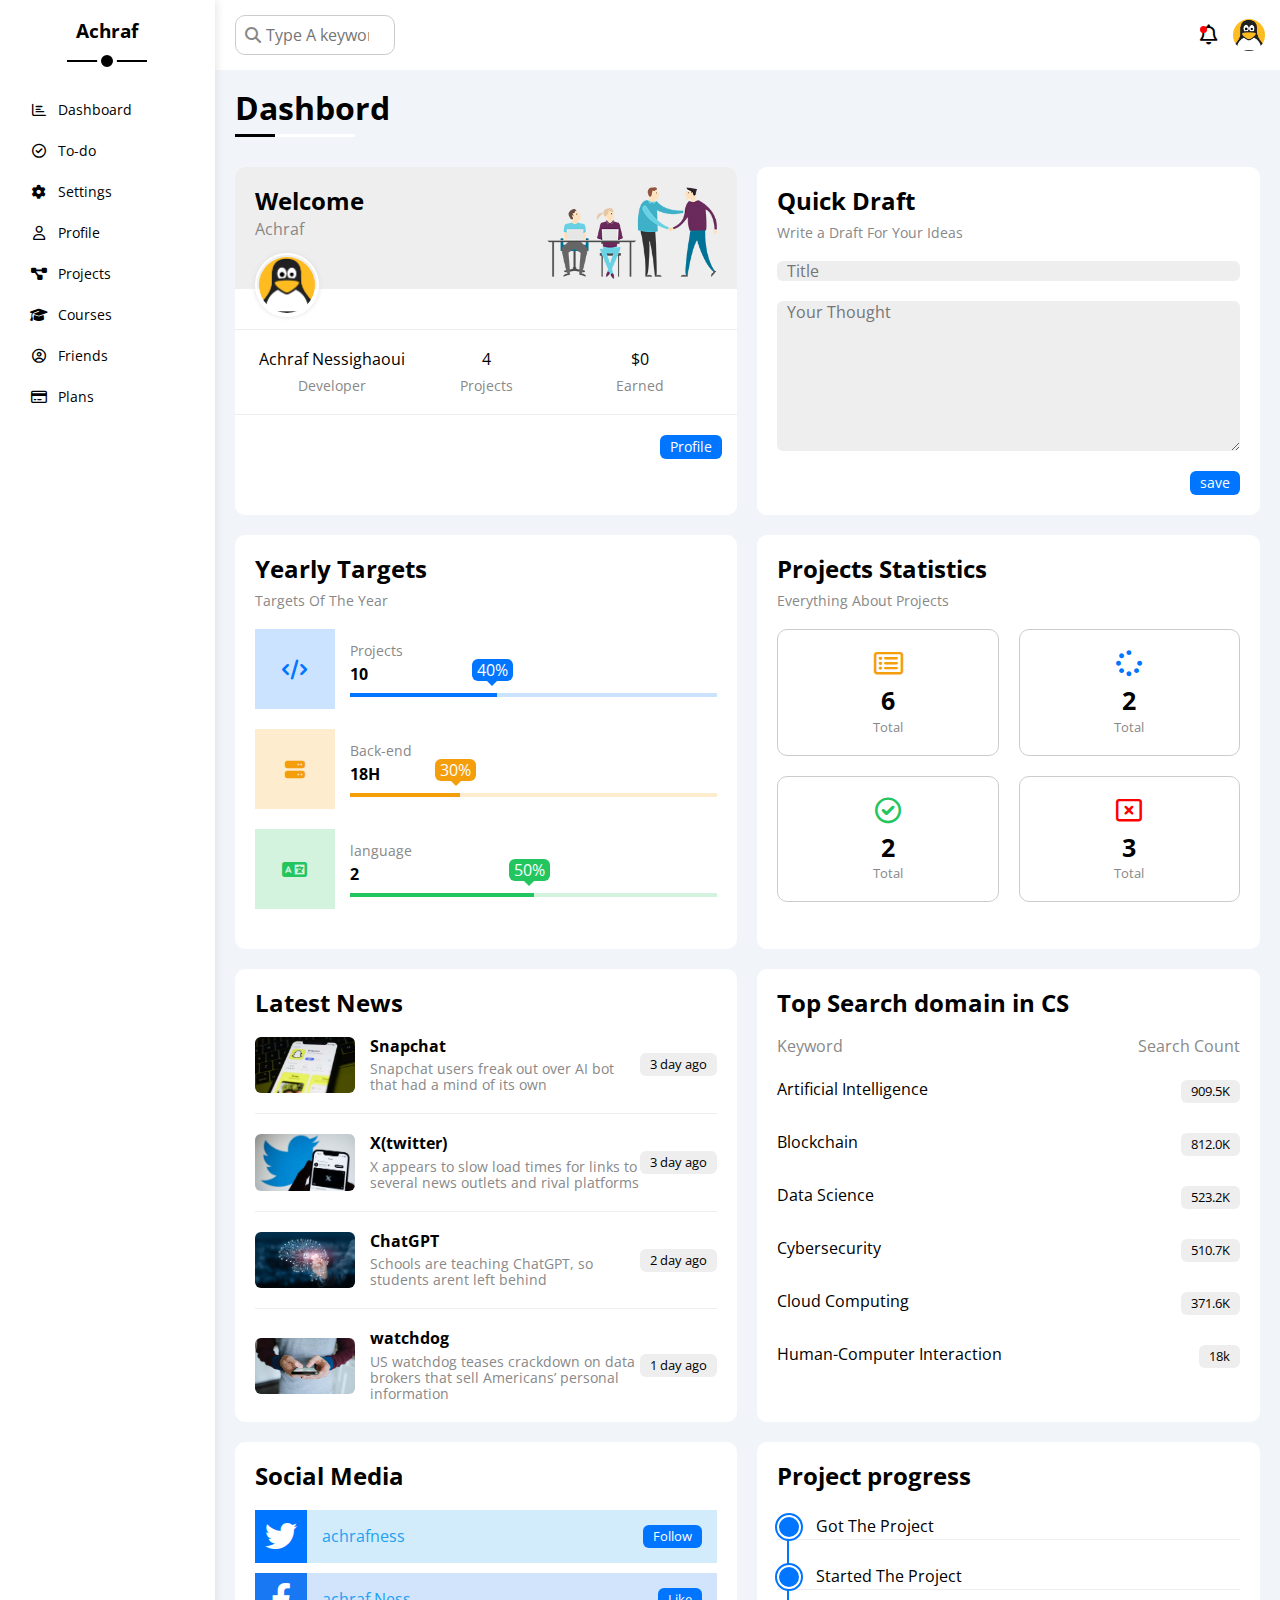
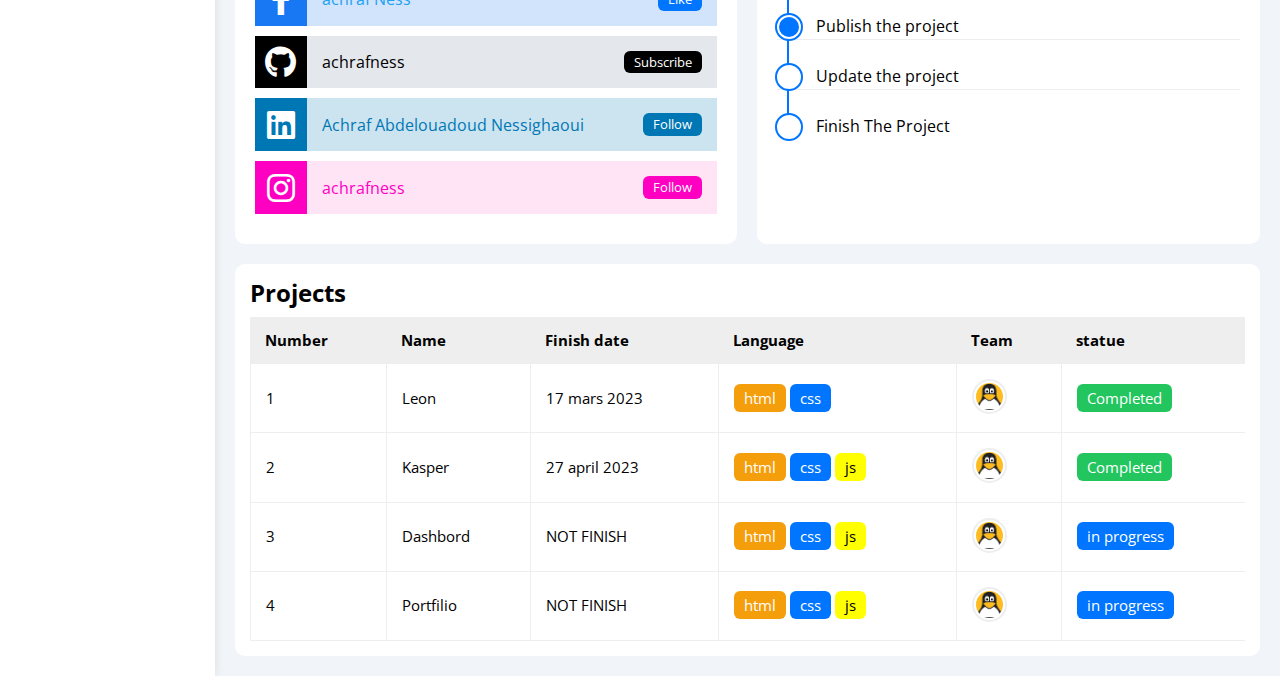
<file: index.html>
<!DOCTYPE html>
<html lang="en">
<head>
    <meta charset="UTF-8">
    <meta http-equiv="X-UA-Compatible" content="IE=edge">
    <meta name="viewport" content="width=device-width, initial-scale=1.0">
    <title>Dashboard</title>
    
     <!-- render ALL ELEMENTS  NORMALY -->
    <link rel="stylesheet" href="css/normalize.css">
    <!-- font awsome Library-->
    <link rel="stylesheet" href="css/all.min.css">
    <!-- My framework -->
    <link rel="stylesheet" href="css/Myframework.css">
    <!-- Main template CSS  File -->
    <link rel="stylesheet" href="css/style.css"> 
    <!-- google font-->
    <link rel="preconnect" href="https://fonts.googleapis.com">
    <link rel="preconnect" href="https://fonts.gstatic.com" crossorigin>
    <link href="https://fonts.googleapis.com/css2?family=Open+Sans:wght@300;400;500;600;700;800&display=swap" rel="stylesheet">
</head>
<body>
    <div class="page d-flex">
        <div class="sidebar p-20 bg-white p-relative">
            <h3 class="p-relative txt-c mt-0">Achraf</h3>
            <ul>
                <li>
                <a class="active d-flex align-center fs-14 c-black rad-6 p-10" href="index.html">
                  <i class="fa-regular fa-chart-bar fa-fw"></i>
                  <span>Dashboard</span>
                </a>
              </li>
              <li>
                <a class="d-flex align-center fs-14 c-black rad-6 p-10" href="to-do.html">
                  <i class="fa-regular fa-circle-check fa-fw"></i>
                  <span>To-do</span>
                </a>
              </li>
              <li>
                <a class="d-flex align-center fs-14 c-black rad-6 p-10" href="settings.html">
                  <i class="fa-solid fa-gear fa-fw"></i>
                  <span>Settings</span>
                </a>
              </li>
              <li>
                <a class="d-flex align-center fs-14 c-black rad-6 p-10" href="profile.html">
                  <i class="fa-regular fa-user fa-fw"></i>
                  <span>Profile</span>
                </a>
              </li>
              <li>
                <a class="d-flex align-center fs-14 c-black rad-6 p-10" href="projects.html">
                  <i class="fa-solid fa-diagram-project fa-fw"></i>
                  <span>Projects</span>
                </a>
              </li>
              <li>
                <a class="d-flex align-center fs-14 c-black rad-6 p-10" href="courses.html">
                  <i class="fa-solid fa-graduation-cap fa-fw"></i>
                  <span>Courses</span>
                </a>
              </li>
              <li>
                <a class="d-flex align-center fs-14 c-black rad-6 p-10" href="friends.html">
                  <i class="fa-regular fa-circle-user fa-fw"></i>
                  <span>Friends</span>
                </a>
              </li>
              <li>
                <a class="d-flex align-center fs-14 c-black rad-6 p-10" href="plans.html">
                  <i class="fa-regular fa-credit-card fa-fw"></i>
                  <span>Plans</span>
                </a>
              </li>
            </ul>
        </div>
        <div class="conetent w-full">
            <!-- start head  -->
            <div class="head bg-white p-15 bwe-flex">
                <div class="search p-relative">
                    <input class="p-10" type="search" placeholder="Type A keyword">
                </div>
                <div class="icons d-flex align-center">
                    <span class="p-relative notif">
                        <i class="fa-regular fa-bell fa-lg"></i>
                    </span>
                    <img src="images/avatar.png" >
                </div>
            </div>
            <!-- end head  -->
            <h1 class="p-relative">Dashbord</h1>
            <div class="wrapper d-grid gap-20">
              <div class="welcome bg-white rad-10 txt-c-mobile block-mobile p-relative">
                <div class="intro p-20 d-flex s-between bg-eee">
                  <div>
                    <h2 class="m-0">Welcome</h2>
                    <p class="c-grey mt-5">Achraf</p>
                  </div>
                  <img class="hide-mobile" src="./images/Untitled.png" alt="" />
                </div>
                <img src="./images/avatar.png" class="avatar" alt="">
                <div class="body txt-c d-flex p-20 mt-20 mb-20 block-mobile s-between">
                  <div>Achraf Nessighaoui<span class="d-block c-grey fs-14 mt-10">Developer</span></div>
                  <div>4<span class="d-block c-grey fs-14 mt-10">Projects</span></div>
                  <div>$0 <span class="d-block c-grey fs-14 mt-10">Earned</span></div>
                </div>
                <a href="profile.html" class="btn-shape visit d-block fs-14 bg-blue c-white w-fit btn-shape">Profile</a>
              </div>
              <!-- start quick draft  -->
              <div class="quick-draft bg-white p-20 rad-10">
                <h2 class="mt-0 mb-10 ">Quick Draft</h2>
                <p class="mt-0 mb-20 c-grey fs-14">Write a Draft For Your  Ideas</p>
                <form action="">
                  <input class="d-block mb-20 w-full b-none bg-eee rad-6 pl-10" type="text" placeholder="Title">
                  <textarea class="d-block mb-20 w-full b-none bg-eee rad-6 pl-10" placeholder="Your Thought"></textarea>
                  <input class="d-block save fs-14 bg-blue c-white b-none w-fit btn-shape" type="submit" value="save">
                </form>
              </div>
              <!-- end quick draft  -->
              <!-- start target -->
              <div class="target p-20 rad-10 bg-white ">
                <h2 class="mt-0 mb-10 ">Yearly Targets</h2>
                <p class="mt-0 mb-20 c-grey fs-14">Targets Of The Year</p>
                <div class="target-row projects  d-flex align-center mb-20">
                  <div class="icon center-flex">
                    <i class="fa-solid fa-code fa-lg c-blue"></i>
                  </div>
                  <div class="details">
                    <spa class="c-grey fs-14">Projects</spa>
                    <span class="d-block mt-5 mb-10 fw-bold">10</span>
                    <div class="progress p-relative">
                      <span  class="bg-blue projects" style="width: 40%">
                      <span class="bg-blue">40%</span>
                    </span>
                    </div>
                  </div>
                </div>
                <div class="target-row learn-back  d-flex align-center mb-20">
                  <div class="icon center-flex">
                    <i class="fa-solid fa-server fa-lg c-orange"></i>
                  </div>
                  <div class="details">
                    <spa class="c-grey fs-14">Back-end</spa>
                    <span class="d-block mt-5 mb-10 fw-bold">18H</span>
                    <div class="progress p-relative">
                      <span  class="bg-orange learn-back" style="width: 30%">
                      <span class="bg-orange">30%</span>
                    </span>
                    </div>
                  </div>
                </div>
                <div class="target-row lang  d-flex align-center mb-20">
                  <div class="icon center-flex">
                    <i class="fa-solid fa-language fa-lg c-green"></i>
                  </div>
                  <div class="details">
                    <spa class="c-grey fs-14">language</spa>
                    <span class="d-block mt-5 mb-10 fw-bold">2</span>
                    <div class="progress p-relative">
                      <span  class="bg-green lang" style="width: 50%">
                      <span class="bg-green">50%</span>
                    </span>
                    </div>
                  </div>
                </div>
              </div>
              <!-- end target  -->
              <!-- start static -->
              <div class="static p-20 bg-white rad-10">
                <h2 class="mt-0 mb-10">Projects Statistics</h2>
                <p class="mt-0 mb-20 c-grey  fs-14">Everything About Projects</p>
                <div class="f-wrap txt-c gap-20 d-flex">
                  <div class="box  c-grey rad-10 p-20  fs-13">
                    <i class="fa-regular fa-rectangle-list fa-2x mb-10 c-orange"></i>
                    <span class="d-block c-black fw-bold fs-25 mb-5">6</span>
                      Total
                  </div>
                  <div class="box  c-grey rad-10 p-20  fs-13">
                    <i class="fa-solid fa-spinner fa-2x mb-10 c-blue"></i>
                    <span class="d-block c-black fw-bold fs-25 mb-5">2</span>
                      Total
                  </div>
                  <div class="box  c-grey rad-10 p-20  fs-13">
                    <i class="fa-regular fa-circle-check fa-2x mb-10 c-green"></i>
                    <span class="d-block c-black fw-bold fs-25 mb-5">2</span>
                      Total
                  </div>
                  <div class="box  c-grey rad-10 p-20  fs-13">
                    <i class="fa-regular fa-rectangle-xmark fa-2x mb-10 c-red"></i>
                    <span class="d-block c-black fw-bold fs-25 mb-5">3</span>
                      Total
                  </div>
                </div>
              </div>
              <!-- end static -->
              <!-- start news  -->
              <div class="news bg-white rad-10 txt-c-mobile p-20">
                <h2 class="mt-0 mb-20">Latest News</h2>
                <div class="news-row d-flex align-center ">
                  <img src="images/News-1.png" alt="">
                  <div class="info">
                    <h3 >Snapchat</h3>
                    <p class="m-0 fs-14 c-grey">Snapchat users freak out over AI bot that had a mind of its own </p>
                  </div>
                  <div class="btn-shape fs-13 bg-eee label w-fit">3 day ago</div>
                </div> 
                <div class="news-row d-flex align-center ">
                  <img src="images/news-3.png" alt="">
                  <div class="info">
                    <h3 >X(twitter)</h3>
                    <p class="m-0 fs-14 c-grey"> X appears to slow load times for links to several news outlets and rival platforms </p>
                  </div>
                  <div class="btn-shape fs-13 bg-eee label w-fit">3 day ago</div>
                </div> 
                <div class="news-row d-flex align-center ">
                <img src="images/News-2.avif" alt="">
                <div class="info">
                  <h3 >ChatGPT</h3>
                  <p class="m-0 fs-14 c-grey">Schools are teaching ChatGPT, so students arent left behind</p>
                </div>
                <div class="btn-shape fs-13 bg-eee label w-fit">2 day ago</div>
                </div> 
                <div class="news-row d-flex align-center ">
                <img src="images/news-4.jpeg" alt="">
                <div class="info">
                  <h3 >watchdog</h3>
                  <p class="m-0 fs-14 c-grey">US watchdog teases crackdown on data brokers that sell Americans’ personal information</p>
                </div>
                <div class="btn-shape fs-13 bg-eee label w-fit">1 day ago</div>
                </div>                                             
                </div>
              <!-- end news  -->
              <!-- start search  -->
              <div class="search bg-white p-20 rad-10 ">
                <h2 class="mt-0 mb-20 ">Top Search domain in CS </h2>
                <div class="items-head d-flex s-between c-grey mb-10">
                  <div>Keyword</div>
                  <div>Search Count</div>
                </div>
                <div class="items d-flex s-between pt-15 pb-15">
                  <span>Artificial Intelligence</span>
                  <span class="bg-eee fs-13 btn-shape">909.5K</span>
                </div>
                <div class="items d-flex s-between pt-15 pb-15">
                  <span>Blockchain</span>
                  <span class="bg-eee fs-13 btn-shape">812.0K</span>
                </div>
                <div class="items d-flex s-between pt-15 pb-15">
                  <span>Data Science</span>
                  <span class="bg-eee fs-13 btn-shape">523.2K</span>
                </div>
                <div class="items d-flex s-between pt-15 pb-15">
                  <span>Cybersecurity</span>
                  <span class="bg-eee fs-13 btn-shape">510.7K</span>
                </div>
                <div class="items d-flex s-between pt-15 pb-15">
                  <span>Cloud Computing</span>
                  <span class="bg-eee fs-13 btn-shape">371.6K</span>
                </div>                 
                <div class="items d-flex s-between pt-15 pb-15">
                  <span>Human-Computer Interaction</span>
                  <span class="bg-eee fs-13 btn-shape">18k</span>
                </div> 
            
              </div>
              <!-- end search  -->
              <!-- start Social Media   -->
              <div class="social bg-white p-20 rad-10 ">
                <h2 class="mt-0 mb-20 ">Social Media</h2>
                <div class="box-s  twitter p-15 p-relative mb-10 bwe-flex w-full">
                  <i class="fa-brands fa-twitter fa-2x c-white  bg-blue h-full center-flex "></i>
                  <span>achrafness</span>
                  <a class="fs-13 c-white btn-shape bg-blue" href="https://twitter.com/achrafness">Follow</a>
                </div>
                <div class="box-s facebook p-15 p-relative mb-10 bwe-flex w-full">
                  <i class="fa-brands fa-facebook-f fa-2x c-white h-full center-flex"></i>
                  <span>achraf Ness</span>
                  <a class="fs-13 c-white btn-shape bg-blue" href="https://www.facebook.com/achraf.nessighaoui.9/">Like</a>
                </div>
                <div class="box-s github p-15 p-relative mb-10 bwe-flex w-full ">
                  <i class="fa-brands fa-github fa-2x c-white h-full center-flex"></i>
                  <span>achrafness</span>
                  <a class="fs-13 c-white btn-shape" href="https://github.com/achrafness">Subscribe</a>
                </div>
                <div class="box-s linkedin p-15 p-relative mb-10 bwe-flex w-full">
                  <i class="fa-brands fa-linkedin fa-2x c-white h-full center-flex"></i>
                  <span>Achraf Abdelouadoud Nessighaoui</span>
                  <a class="fs-13 c-white btn-shape" href="https://www.linkedin.com/in/achraf-abdelouadoud-nessighaoui-790140256/">Follow</a>
                </div>
                <div class="box-s instagram p-15 p-relative mb-10 bwe-flex w-full">
                  <i class="fa-brands fa-instagram fa-2x c-white h-full center-flex"></i>
                  <span>achrafness</span>
                  <a class="fs-13 c-white btn-shape" href="https://www.instagram.com/achrafness/">Follow</a>
                </div>

              </div>
              <!-- end Social Media  -->
              <!-- start  project progress -->
              <div class="project-progress  bg-white p-20 rad-10 p-relative">
                <h2 class="mt-0 mb-20 ">Project progress</h2>
                <ul class="m-0 p-relative">
                  <li class="mt-25 d-flex align-center done">Got The Project</li>
                  <li class="mt-25 d-flex align-center done">Started The Project</li>
                  <li class="mt-25 d-flex align-center current">Publish the project</li>
                  <li class="mt-25 d-flex align-center">Update the project</li>
                  <li class="mt-25 d-flex align-center">Finish The Project</li>
                </ul>
              </div>
              <!-- end project progress -->
            </div>
            <div class="projects-table bg-white p-15 m-20 rad-10">
              <h2 class="mt-0 mb-10">Projects</h2>
              <div class="res-table">
                <table class="w-full fs-15">
                  <thead>
                    <tr>
                      <td id="Number">Number</td>
                      <td id="Name">Name</td>
                      <td id="Finish">Finish date</td>
                      <td id="Language">Language</td>
                      <td id="Team">Team</td>
                      <td id="statue">statue</td>
                    </tr>
                  </thead>
                  <tbody>
                    <tr>
                      <td>1</td>
                      <td>Leon</td>
                      <td>17 mars 2023</td>
                      <td>
                        <span class="html btn-shape bg-orange c-white">html</span>
                        <span class="css btn-shape bg-blue c-white">css</span>
                      </td>
                      <td><img src="./images/avatar.png" ></td>
                      <td>
                        <span class="completed bg-green btn-shape c-white">Completed</span>
                      </td>
                    </tr>
                    <tr>
                      <td>2</td>
                      <td>Kasper</td>
                      <td>27 april 2023</td>
                      <td>
                        <span class="html btn-shape bg-orange c-white">html</span>
                        <span class="css btn-shape bg-blue c-white">css</span>
                        <span class="js btn-shape bg-yellow c-black">js</span>
                      </td>
                      <td><img src="./images/avatar.png" ></td>
                      <td>
                        <span class="completed bg-green btn-shape c-white">Completed</span>
                      </td>
                    </tr>
                    <tr>
                      <td>3</td>
                      <td>Dashbord</td>
                      <td>NOT FINISH</td>
                      <td>
                        <span class="html btn-shape bg-orange c-white">html</span>
                        <span class="css btn-shape bg-blue c-white">css</span>
                        <span class="js btn-shape bg-yellow c-black">js</span>
                      </td>
                      <td><img src="./images/avatar.png" ></td>
                      <td>
                        <span class="in-progress bg-blue btn-shape c-white">in progress</span>
                      </td>
                    </tr>
                    <tr>
                      <td>4</td>
                      <td>Portfilio</td>
                      <td>NOT FINISH</td>
                      <td>
                        <span class="html btn-shape bg-orange c-white">html</span>
                        <span class="css btn-shape bg-blue c-white">css</span>
                        <span class="js btn-shape bg-yellow c-black">js</span>
                      </td>
                      <td><img src="./images/avatar.png" ></td>
                      <td>
                        <span class="in-progress bg-blue btn-shape c-white">in progress</span>
                      </td>
                    </tr>
                  </tbody>
                </table>
              </div>             
            </div>
        </div>
    </div>
    <script src="./main.js"></script>
</body>
</html>
</file>
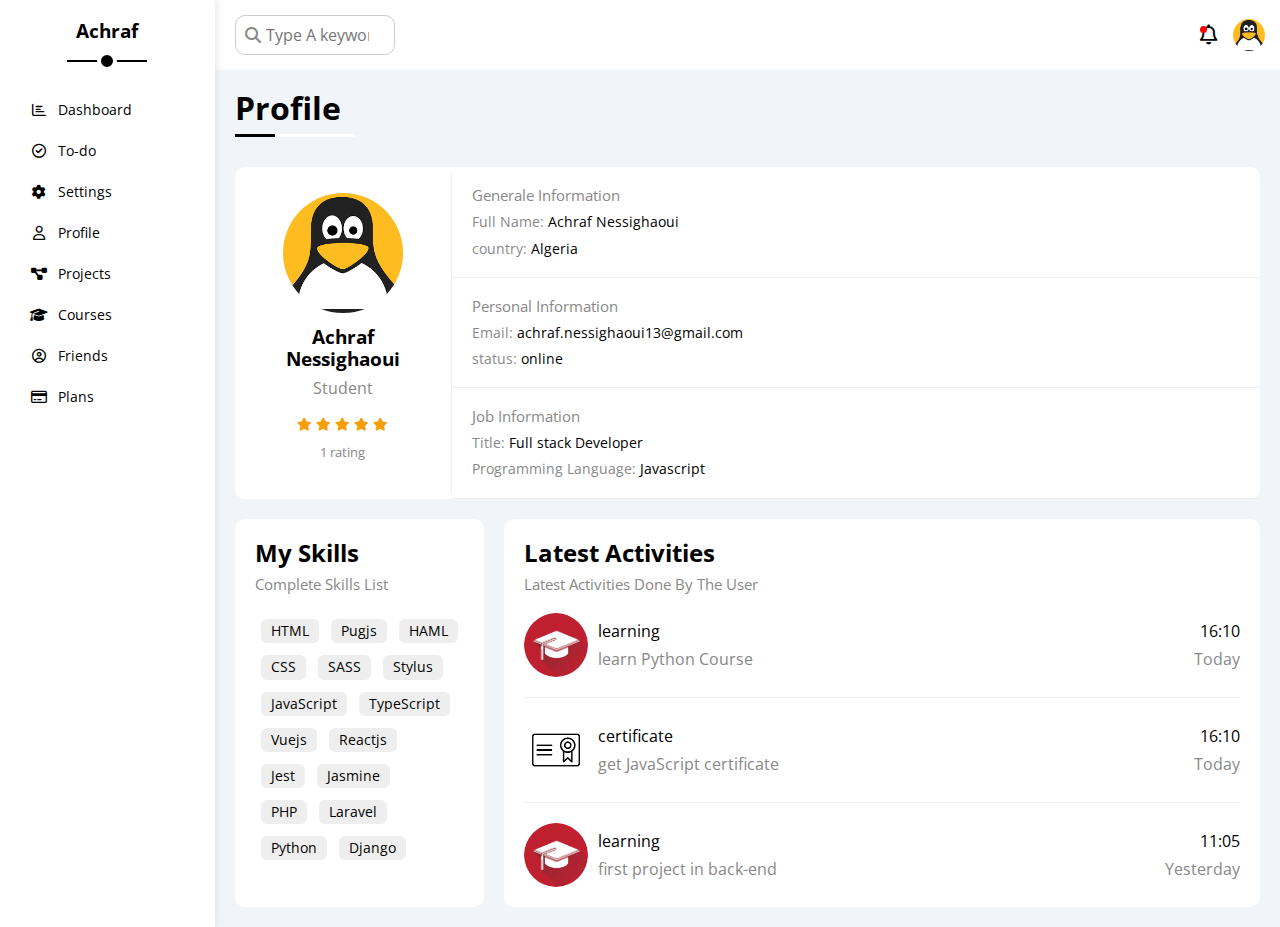
<file: profile.html>
<!DOCTYPE html>
<html lang="en">
<head>
    <meta charset="UTF-8">
    <meta http-equiv="X-UA-Compatible" content="IE=edge">
    <meta name="viewport" content="width=device-width, initial-scale=1.0">
    <title>Profile</title>
     <!-- render ALL ELEMENTS  NORMALY -->
    <link rel="stylesheet" href="css/normalize.css">
    <!-- font awsome Library-->
    <link rel="stylesheet" href="css/all.min.css">
    <!-- My framework -->
    <link rel="stylesheet" href="css/Myframework.css">
    <!-- Main template CSS  File -->
    <link rel="stylesheet" href="css/style.css"> 
    <!-- google font-->
    <link rel="preconnect" href="https://fonts.googleapis.com">
    <link rel="preconnect" href="https://fonts.gstatic.com" crossorigin>
    <link href="https://fonts.googleapis.com/css2?family=Open+Sans:wght@300;400;500;600;700;800&display=swap" rel="stylesheet">
</head>
<body>
    <div class="page d-flex">
        <div class="sidebar p-20 bg-white p-relative">
            <h3 class="p-relative txt-c mt-0">Achraf</h3>
            <ul>
                <li>
                <a class="active d-flex align-center fs-14 c-black rad-6 p-10" href="index.html">
                  <i class="fa-regular fa-chart-bar fa-fw"></i>
                  <span>Dashboard</span>
                </a>
              </li>
              <li>
                <a class="d-flex align-center fs-14 c-black rad-6 p-10" href="to-do.html">
                  <i class="fa-regular fa-circle-check fa-fw"></i>
                  <span>To-do</span>
                </a>
              </li>
              <li>
                <a class="d-flex align-center fs-14 c-black rad-6 p-10" href="settings.html">
                  <i class="fa-solid fa-gear fa-fw"></i>
                  <span>Settings</span>
                </a>
              </li>
              <li>
                <a class="d-flex align-center fs-14 c-black rad-6 p-10" href="profile.html">
                  <i class="fa-regular fa-user fa-fw"></i>
                  <span>Profile</span>
                </a>
              </li>
              <li>
                <a class="d-flex align-center fs-14 c-black rad-6 p-10" href="projects.html">
                  <i class="fa-solid fa-diagram-project fa-fw"></i>
                  <span>Projects</span>
                </a>
              </li>
              <li>
                <a class="d-flex align-center fs-14 c-black rad-6 p-10" href="courses.html">
                  <i class="fa-solid fa-graduation-cap fa-fw"></i>
                  <span>Courses</span>
                </a>
              </li>
              <li>
                <a class="d-flex align-center fs-14 c-black rad-6 p-10" href="friends.html">
                  <i class="fa-regular fa-circle-user fa-fw"></i>
                  <span>Friends</span>
                </a>
              </li>
              <li>
                <a class="d-flex align-center fs-14 c-black rad-6 p-10" href="plans.html">
                  <i class="fa-regular fa-credit-card fa-fw"></i>
                  <span>Plans</span>
                </a>
              </li>
            </ul>
        </div>
        <div class="conetent w-full">
            <!-- start head  -->
            <div class="head bg-white p-15 bwe-flex">
                <div class="search p-relative">
                    <input class="p-10" type="search" placeholder="Type A keyword">
                </div>
                <div class="icons d-flex align-center">
                    <span class="p-relative notif">
                        <i class="fa-regular fa-bell fa-lg"></i>
                    </span>
                    <img src="images/avatar.png" >
                </div>
            </div>
            <!-- end head  -->
            <h1 class="p-relative">Profile</h1>
            <div class="profile m-20 ">
                <div class="overview bg-white rad-10 d-flex align-center">
                    <div class="avatar-profile txt-c p-20">
                        <img class="rad-half mb-10" src="./images/avatar.png" alt="">
                        <h3 class="m-0">Achraf Nessighaoui</h3>
                        <p class="c-grey mt-10">Student</p>
                        <div class="starts mt-10 mb-10">
                            <i class="fa-solid fa-star c-orange fs-13"></i>
                            <i class="fa-solid fa-star c-orange fs-13"></i>
                            <i class="fa-solid fa-star c-orange fs-13"></i>
                            <i class="fa-solid fa-star c-orange fs-13"></i>
                            <i class="fa-solid fa-star c-orange fs-13"></i>
                        </div>
                        <p class="c-grey fs-13">1 rating</p>
                    </div>
                    <div class="info">
                        <div class="box-profile  p-20 d-flex align-center ">
                            <h4 class="fs-15 c-grey m-0 w-full">Generale Information</h4>
                            <div class="fs-14">
                                <span class="c-grey">Full Name:</span>
                                <span>Achraf Nessighaoui</span>
                            </div>
                            <div class="fs-14">
                                <span class="c-grey">country:</span>
                                <span>Algeria</span>
                            </div>
                        </div>
                        <div class="box-profile  p-20 d-flex align-center ">
                            <h4 class="fs-15 c-grey m-0 w-full">Personal Information</h4>
                            <div class="fs-14">
                                <span class="c-grey">Email:</span>
                                <span>achraf.nessighaoui13@gmail.com</span>
                            </div>
                            <div class="fs-14">
                                <span class="c-grey">status:</span>
                                <span>online</span>
                            </div>
                        </div>
                        <div class="box-profile  p-20 d-flex align-center ">
                            <h4 class="fs-15 c-grey m-0 w-full">Job Information</h4>
                            <div class="fs-14">
                                <span class="c-grey">Title:</span>
                                <span>Full stack Developer</span>
                            </div>
                            <div class="fs-14">
                                <span class="c-grey">Programming Language:</span>
                                <span>Javascript</span>
                            </div>
                        </div>
                    </div>
                </div>
                <div class="other-data d-flex gap-20 w-full">
                    <div class="skills p-20 bg-white rad-10 mt-20">
                        <h2 class="mt-0 mb-10">My Skills</h2>
                        <p class="mt-0 mb-20 c-grey fs-15">Complete Skills List</p>
                        <ul class="m-0 txt-c-mobile">
                          <li><span>HTML</span><span>Pugjs</span><span>HAML</span></li>
                          <li><span>CSS</span><span>SASS</span><span>Stylus</span></li>
                          <li><span>JavaScript</span><span>TypeScript</span></li>
                          <li><span>Vuejs</span><span>Reactjs</span></li>
                          <li><span>Jest</span><span>Jasmine</span></li>
                          <li><span>PHP</span><span>Laravel</span></li>
                          <li><span>Python</span><span>Django</span></li>
                        </ul>
                    </div>
                    <div class="activities p-20 bg-white rad-10 mt-20">
                        <h2 class="mt-0 mb-10">Latest Activities</h2>
                        <p class="mt-0 mb-20 c-grey fs-15">Latest Activities Done By The User</p>
                        <div class="activity d-flex align-center txt-c-mobile">
                          <img src="images/activity-02.png" alt="">
                          <div class="info">
                            <span class="d-block mb-10">learning</span>
                            <span class="c-grey">learn Python Course</span>
                          </div>
                          <div class="date">
                            <span class="d-block mb-10">16:10</span>
                            <span class="c-grey">Today</span>
                          </div>
                        </div>
                        <div class="activity d-flex align-center txt-c-mobile">
                            <img src="images/activity-01.png" alt="">
                            <div class="info">
                              <span class="d-block mb-10">certificate</span>
                              <span class="c-grey">get JavaScript certificate</span>
                            </div>
                            <div class="date">
                              <span class="d-block mb-10">16:10</span>
                              <span class="c-grey">Today</span>
                            </div>
                          </div>
                        <div class="activity d-flex align-center txt-c-mobile">
                          <img src="images/activity-02.png" alt="">
                          <div class="info">
                            <span class="d-block mb-10">learning</span>
                            <span class="c-grey">first project in back-end</span>
                          </div>
                          <div class="date">
                            <span class="d-block mb-10">11:05</span>
                            <span class="c-grey">Yesterday</span>
                          </div>
                        </div>
                    </div>
                </div>
            </div>
        </div>
    </div>
</body>
</html>
</file>
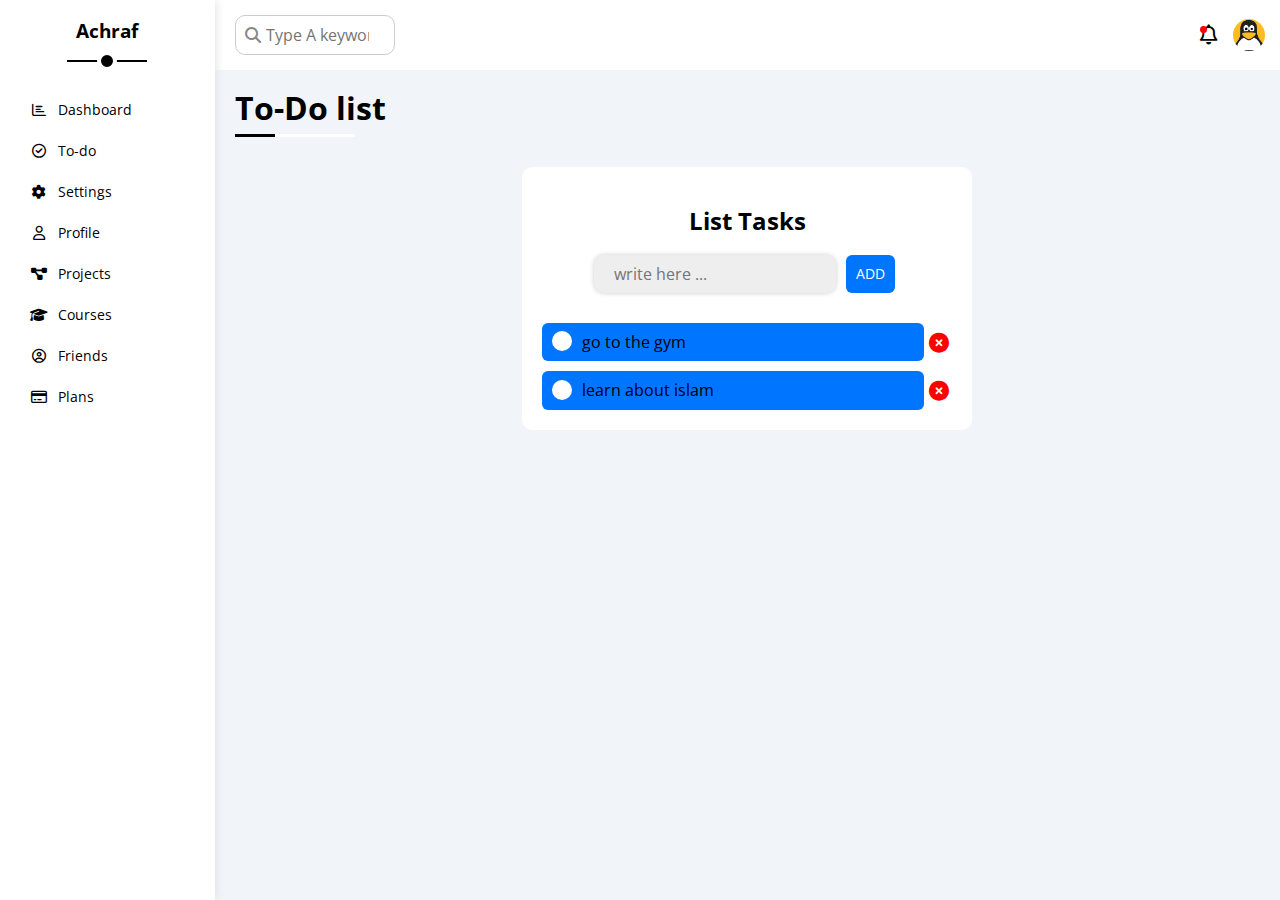
<file: to-do.html>
<!DOCTYPE html>
<html lang="en">
<head>
    <meta charset="UTF-8">
    <meta http-equiv="X-UA-Compatible" content="IE=edge">
    <meta name="viewport" content="width=device-width, initial-scale=1.0">
    <title>Dashboard</title>
    <!-- My framework -->
    <link rel="stylesheet" href="css/Myframework.css">
    <!-- Main template CSS  File -->
    <link rel="stylesheet" href="css/style.css"> 
     <!-- render ALL ELEMENTS  NORMALY -->
    <link rel="stylesheet" href="css/normalize.css">
    <!-- font awsome Library-->
    <link rel="stylesheet" href="css/all.min.css">
    <!-- google font-->
    <link rel="preconnect" href="https://fonts.googleapis.com">
    <link rel="preconnect" href="https://fonts.gstatic.com" crossorigin>
    <link href="https://fonts.googleapis.com/css2?family=Open+Sans:wght@300;400;500;600;700;800&display=swap" rel="stylesheet">
</head>
<body>
    <div class="page d-flex">
      <div class="sidebar p-20 bg-white p-relative">
        <h3 class="p-relative txt-c mt-0">Achraf</h3>
        <ul>
            <li>
            <a class="active d-flex align-center fs-14 c-black rad-6 p-10" href="index.html">
              <i class="fa-regular fa-chart-bar fa-fw"></i>
              <span>Dashboard</span>
            </a>
          </li>
          <li>
            <a class="d-flex align-center fs-14 c-black rad-6 p-10" href="to-do.html">
              <i class="fa-regular fa-circle-check fa-fw"></i>
              <span>To-do</span>
            </a>
          </li>
          <li>
            <a class="d-flex align-center fs-14 c-black rad-6 p-10" href="settings.html">
              <i class="fa-solid fa-gear fa-fw"></i>
              <span>Settings</span>
            </a>
          </li>
          <li>
            <a class="d-flex align-center fs-14 c-black rad-6 p-10" href="profile.html">
              <i class="fa-regular fa-user fa-fw"></i>
              <span>Profile</span>
            </a>
          </li>
          <li>
            <a class="d-flex align-center fs-14 c-black rad-6 p-10" href="projects.html">
              <i class="fa-solid fa-diagram-project fa-fw"></i>
              <span>Projects</span>
            </a>
          </li>
          <li>
            <a class="d-flex align-center fs-14 c-black rad-6 p-10" href="courses.html">
              <i class="fa-solid fa-graduation-cap fa-fw"></i>
              <span>Courses</span>
            </a>
          </li>
          <li>
            <a class="d-flex align-center fs-14 c-black rad-6 p-10" href="friends.html">
              <i class="fa-regular fa-circle-user fa-fw"></i>
              <span>Friends</span>
            </a>
          </li>
          <li>
            <a class="d-flex align-center fs-14 c-black rad-6 p-10" href="plans.html">
              <i class="fa-regular fa-credit-card fa-fw"></i>
              <span>Plans</span>
            </a>
          </li>
        </ul>
      </div>
        <div class="conetent w-full ">
            <!-- start head  -->
            <div class="head bg-white p-15 bwe-flex">
                <div class="search p-relative">
                    <input class="p-10" type="search" placeholder="Type A keyword">
                </div>
                <div class="icons d-flex align-center">
                    <span class="p-relative notif">
                        <i class="fa-regular fa-bell fa-lg"></i>
                    </span>
                    <img src="images/avatar.png" >
                </div>
            </div>
            <!-- end head  -->
            <h1 class="p-relative">To-Do list</h1>
            <div class="container center-flex">
              <div class="To-do bg-white p-20 rad-10  colum center-flex">
                <h2 class="txt-c">List Tasks</h2>
                <div class="d-flex mb-20 ">
                  <input type="text" class="rad-10 bg-eee todo-input" placeholder="write here ...">
                  <button class="btn-to d-block fs-14 bg-blue c-white w-fit btn-shape mr-5">ADD</button>
                </div>
                <ul class="list w-full p-relative">
                </ul>
              </div>
            </div>

        </div>
    </div>
    <script src="./main.js"></script>
</body>
</html>
</file>
<file: css/Myframework.css>
:root {
    --blue-color: #0075ff;
    --blue-alt-color: #0d69d5;
    --orange-color: #f59e0b;
    --green-color: #22c55e;
    --red-color: #f44336;
    --grey-color: #888;
  }
/* start padding margin bg position  */

.p-20{
    padding: 20px;
}
.p-5{
    padding: 5px;
}
.p-15{
    padding: 15px;
}
.p-10{
    padding: 10px;
}
.pl-10{
    padding-left: 10px;
}
.pt-15{
    padding-top: 15px;
} 
.pb-15{
    padding-bottom: 15px;
}
.m-20{
    margin: 20px
}
.mt-0{
    margin-top: 0px;
}
.m-0{
    margin: 0px;
}
.mt-5{
    margin-top: 5px;
}
.mt-10{
    margin-top: 10px;
}
.mt-20{
    margin-top: 20px;
}
.mb-5{
    margin-bottom: 5px;
}
.mb-10{
    margin-bottom: 10px;
}
.mb-20{
    margin-bottom: 20px;
}
.mr-5{
    margin-right: 5px;
}
.mt-25{
    margin-top: 25px;
}
/* end padding margin bg position  */
/* start color  */
.bg-yellow{
    background-color: yellow;
}
.bg-white{
    background-color: white;
}
.bg-eee{
    background-color: #eee;
}
.bg-blue{
    background-color: var(--blue-color);
}
.bg-green{
    background-color: var(--green-color);
}
.bg-orange{
    background-color: var(--orange-color);
}
.c-black{
    color: black;
}
.c-red{
    color: red;
}
.c-white{
    color: white;
}
.c-grey{
    color: #888;
}
.c-blue{
    color: var(--blue-color);
}
.c-orange{
    color: var(--orange-color);
}
.c-green{
    color: var(--green-color);
}
/* end color  */
/* start position  */
.p-relative{
    position: relative;
}
/* end position  */
/* strat Font  */
.txt-c{
    text-align: center;
}
.fs-14{
    font-size: 14px;
}
.fs-13{
    font-size: 13px;
}
.fs-15{
    font-size: 15px;
}
.fs-25{
    font-size: 25px;
}
.fw-bold{
    font-weight: bold;
}
/* end font  */
/* start border */
.rad-6{
    border-radius: 6px;
}
.rad-10{
    border-radius: 10px;
}
.rad-half{
    border-radius: 50%;
}
.b-none{
    border: none;
}
/* end border */
/* start box  */
.w-fit{
    width: fit-content;
}
.d-flex{
    display: flex;
}
.d-block{
    display: block;
}
.align-center{
    align-items: center;
    align-content: center;
}
.w-full{
    width: 100%;
}
.w-90{
    width: 93%;
}
.h-full{
    height: 100%;
}
@media (max-width: 767px) {
    .txt-c-mobile{
        text-align: center;
    }
    }
@media (max-width: 767px) {
    .block-mobile{
        display: block;
    }
    }
.d-grid{
    display: grid;
}
.gap-20{
    gap: 20px;
}
.f-wrap{
    flex-wrap: wrap;
}
/* end-box */
/* start com  */
.bwe-flex{
    display: flex;
    align-items: center;
    justify-content: space-between;
}
.s-between{
    justify-content: space-between;
}
.center-flex{
    display: flex;
    justify-content: center;
    align-items: center;
}
@media(max-width: 767px){
    .hide-mobile{
        display: none;
    }
}
.btn-shape{
    padding: 4px 10px ;
    border-radius: 6px;
}
/* end com  */
.hideen {
    display: none;
}
.colum{
    flex-direction: column;
}
</file>
<file: css/style.css>
:root {
  --blue-color: #0075ff;
  --blue-alt-color: #0d69d5;
  --orange-color: #f59e0b;
  --green-color: #22c55e;
  --red-color: #f44336;
  --grey-color: #888;
}
/* Global Rules  */
*{
    box-sizing: border-box;
}
body{
    font-family: 'Open Sans', sans-serif;
}
html{
  scroll-behavior: smooth;
}
::-webkit-scrollbar{
 width: 15px;
}
::-webkit-scrollbar-thumb{
  background-color: var(--blue-color);
}
::-webkit-scrollbar-track{
  background-color: white;
}
::-webkit-scrollbar-thumb:hover{
  background-color: var(--blue-alt-color);
}
ul{
  list-style: none;
  margin: 0;
  padding: 0;
}

.page{
  min-height: 100vh;
  background-color: #f1f5f9;
  min-width: 100%;
}
a{
  text-decoration: none;
}
  /* End Global Rules */
  
/* strat slidebar  */
.sidebar{
  width: 250px;
  box-shadow: 0 0 10px #ddd;
}
.sidebar > h3{
  margin-bottom: 50px;
}

.sidebar > h3::after{
  content: "";
  background: black;
  width: 80px;
  height: 2px;
  position: absolute;
  bottom: -20px;
  left: 50%;
  transform: translateX(-50%);
}
.sidebar > h3::before{
  content: "";
  width: 12px;
  height: 12px;
  border-radius: 50%;
  background-color: black;
  position: absolute;
  bottom: -29px;
  left: 50%;
  transform: translateX(-50%);
  border: 4px white solid;
  z-index: 1;
}
@media (max-width: 767px) {
  .sidebar{
    width: 58px;
    padding: 10px;
  }
  .sidebar span {
    display: none;
  }
  .sidebar > h3{
    font-size: 13px;
    margin-bottom: 15px;
  }
  .sidebar > h3::after , .sidebar>h3::before{
    display: none;
  }
}
.sidebar ul li a {
  transition: 0.5s;
  margin-bottom: 5px;
}
.sidebar ul li a:hover ,.slidebar ul li a:active {
  background-color: #f6f6f6;
}
.sidebar ul li a span{
  font-size: 14px;
  margin-left: 10px;
}
/* end slidebar  */
/* start content  */
/* start head  */
.conetent{
  overflow: hidden;
}

.head .search::before{
  font-family: 'Font Awesome 6 Free';
  content: '\f002';
  font-weight: 900 ; 
  position: absolute;
  left: 15px;
  top: 50%;
  transform: translateY(-50%);
  color: var(--grey-color);
}
.head .search input{
  border: #ccc solid 1px;
  border-radius: 10px;
  margin-left: 5px;
  padding-left: 30px;
  width: 160px;
  transition: width 0.5s;
}
.head .search input:focus{
  width: 200px;
}
.head .search input:focus::placeholder{
  color: transparent;
}
.head .icons .notif::before{
  content:"";
  width: 7px;
  height: 7px;
  position: absolute;
  background-color: red;
  border-radius: 50%;
}
.head .icons img {
  width: 32px;
  height: 32px;
  margin-left: 15px;
  border-radius: 50%;
}
/* end head  */
.page h1{
  margin: 20px 20px 40px;
}
.page h1::after,
.page h1::before{
  content: "";
  height: 3px;
  position: absolute;
  bottom: -10px;
  left: 0;
}
.page h1::after{
  background-color: black;
  width: 40px;
}
.page h1::before{
  background-color: white;
  width: 120px;
}
.wrapper {
  max-width: 100%;
  grid-template-columns: repeat(auto-fill, minmax(450px, 1fr));
  margin-left: 20px;
  margin-right: 20px;
  margin-bottom: 20px;
}
@media (max-width: 767px) {
  .wrapper {
    grid-template-columns: minmax(200px, 1fr);
    margin-left: 10px;
    margin-right: 10px;
    gap: 10px;
  }
}
/* end content */
/* start wlecome */
.welcome{
  overflow: hidden;
}
.welcome .intro img{
  width: 170px;
  margin-bottom: -10px;
}
.welcome .body{
  border-top: 1px #eee solid;
  border-bottom: 1px #eee solid;
}
.welcome .body > div {
  flex: 1;
}
.welcome .visit{
  margin:  0 15px 15px auto;
  transition: 0.5s
}
.welcome .visit:hover{
  background-color: var(--blue-alt-color);
}
.welcome .body{
  margin-top: 40px;
}
.welcome .avatar{
  position: absolute;
  width: 64px;
  height: 64px;
  border: 2px solid white;
  box-shadow: 0 0 5px #ddd;
  padding: 2px;
  border-radius: 50%;
  left: 20px;
  top: 86px;
}
@media (max-width: 767px) {
  .welcome .intro{
    padding-bottom: 30px;
  }
  .welcome .avatar{
    left: 50%;
    transform: translateX(-50%);
  }
  .welcome .body > div:not(:last-child){
    margin-bottom: 20px;
  }
  }
/*end welcome*/
/* start quick draft  */
.quick-draft textarea{
  min-height: 150px;
}
.quick-draft .save {
  margin-left: auto;
  transition: 0.5s;
  cursor: pointer;
}
.quick-draft .save:hover{
  background-color: var(--blue-alt-color);
}

/* end quick draft  */
/* start target  */
.target .target-row .icon {
  width: 80px;
  height: 80px;
  margin-right: 15px;
}
.target .details {
  flex: 1;
}
.target .details .progress{
  height: 4px;
}
.target .details .progress > span{
  position: absolute;
  top: 0;
  left: 0;
  height: 100%;
}
.target .details .progress > span > span {
  position: absolute;
  bottom: 16px;
  right: -16px;
  color: white;
  padding: 2px 5px;
  border-radius: 6px;
}
.target .details .progress > span  span::after{
  content: "";
  border: 5px solid;
  left: 50%;
  transform: translateX(-50%);
  position: absolute;
  bottom: -10px;
}
.target .details .progress > .projects  span::after{
  border-color: var(--blue-color) transparent transparent transparent;
}
.target .details .progress > .learn-back  span::after{
  border-color: var(--orange-color) transparent transparent transparent;
}
.target .details .progress > .lang  span::after{
  border-color: var(--green-color) transparent transparent transparent;
}

.projects .icon , .projects .progress {
   background-color: rgba(0, 117, 255, 0.2);
}
.learn-back .icon , .learn-back .progress {
  background-color: rgb(245 158 11 / 20%);
}
.lang .icon , .lang .progress {
  background-color: rgb(34 197 94 / 20%);
}
/* end target  */
/* start box */
.box{
  border: 1px #ccc solid;
  width: calc(50% - 10px);
}
@media (max-width: 767px) {
  .box{
    width: 100%;
  }
}
/* end box  */
/* start news  */
.news .news-row:not(:last-of-type){
  margin-bottom: 20px;
  padding-bottom: 20px;
  border-bottom: 1px solid #eee;
}
.news .news-row img{
  width: 100px;
  border-radius: 6px;
  margin-right: 15px;
  aspect-ratio: 16 / 9 ;
}
.news .news-row .info{
  flex-grow: 1;
}
.news .news-row .info h3 {
  margin:  0 0 6px;
  font-size: 16px;
}
.news .news-row  .label{
  min-width: fit-content;
}
@media (max-width: 767px) {
  .news .news-row{
    display: block;
  }
  .news .news-row  .label{
    margin: 5px auto;
  }
  .news .news-row img{
    margin-right: 0;
  }
}
/* end news  */
/* start to-do */
.To-do {
  width: 450px;
}
.To-do input{
  outline: none;
  border: transparent;
  padding: 10px 20px;
  box-shadow: 0 0  5px #ccc;
}
.To-do button {
  outline: none;
  border: transparent;
  margin-left: 10px;
  cursor: pointer;
}
.list .remove{
  position: absolute;
  right: -25px;
  font-size: 20px;
  cursor: pointer;
}
.list li {
  padding-left:  40px;
  cursor: pointer;
}

.list li::before{
  content:"";
  height: 20px;
  width: 20px;
  background-color: white;
  position: absolute;
  left: 10px;
  border-radius: 50%;
  bottom:  0;
  transform: translateY(-50%);
}
.list .done {
  background-color: #888;
}

.list .done::after{
  content: '';
  position: absolute;
  left: 11px;
  width: 10px;
  height: 5px; 
  border-left: 2px solid #ccc; 
  border-bottom: 2px solid #ccc; 
  transform: rotate(315deg)
  translateY(5px)
}
/* end to-do  */
/* start social  */
.social h2{
  justify-self: self-start;
}
.social  .twitter{
  background-color: rgb(29 161 242 / 20%);
  color: #1da1f2;
}
.social .facebook{
  background-color: rgb(24 119 242 / 20%);
  color: #1da1f2;
}
.social .facebook i , .social .facebook .a{
  background-color: #1877f2;
}

.social .instagram i, .social .instagram a {
  background-color: #ff00c3;
}
.social .instagram {
  background-color: rgba(255, 0, 170, 0.105);
  color: #ff00c3;
}
.social .github i, .social .github a {
  background-color: #000000;
}
.social .github {
  background-color: rgba(2, 28, 72, 0.105);
  color: #000000;
}
.social .linkedin {
  background-color: rgb(0 119 181 / 20%);
  color: #0077b5;
}
.social .linkedin i, .social .linkedin a {
  background-color: #0077b5;
}
.social .box-s i {
  position: absolute;
  left: 0;
  top: 0;
  width: 52px;
  transition: 0.3s;
}
.social .box-s span{
  padding-left: 52px;
}
/* end social  */
/* start progress project  */
.project-progress ul li:not(:last-child){
  border-bottom: 1px solid #eee;
}
.project-progress ul::before{
  content: "";
  position: absolute;
  left: 10px;
  width: 2px;
  height: 100%;
  background-color: var(--blue-color);
}
.project-progress ul li::before{
  content: "";
  width: 20px;
  height: 20px;
  display: block;
  border: 2px solid white;
  outline: 2px solid var(--blue-color);
  border-radius: 50%;
  background-color: white;
  margin-right: 15px;
  z-index: 1;
}
.project-progress ul li.done::before{
  content: "";
  background-color: var(--blue-color);
  z-index: 2;
}
.project-progress ul li.current::before{
  content: "";
  background-color: var(--blue-color);
  animation: change-color 1s  infinite ;
}
@keyframes change-color{
from{
  background-color: var(--blue-color);
}to{
  background-color: whitesmoke;
}
}
/* end progress project  */
/* start project table  */
.projects-table table img{
  border-radius: 50%;
  width: 35px;
  height: 35px;
  border: 2px solid #eee;
  padding: 2px;
}
.projects-table .res-table {
  overflow-x: auto;
}
.projects-table table{
  min-width: 1000px;
  border-spacing: 0;

}
.projects-table table thead td{
  background-color: #eee;
  font-weight: bold;
}
.projects-table table  td{
  padding: 15px;
}
.projects-table table  tbody td{
  border-bottom: 1px #eee solid;
  border-left: 1px #eee solid;
  transition: .5s;
}
.projects-table table  tbody tr:hover td{
  background-color: #faf7f7;
}
.projects-table table  tbody td:last-child{
  border-right: 1px #eee solid;
}
/* end project table  */
/* start profile */
.profile .avatar-profile{
  width: 300px;
  border-bottom: 1px solid #eee;
}
.profile .overview{
flex-direction: column;}

@media (min-width: 767px) {
  .profile .avatar-profile{
    border-right: 1px solid #eee;
    border-bottom: transparent;
  }
  .profile .overview{
    flex-direction: row;
  }
  }
.profile .avatar-profile img{
  height: 120px;
  width: 120px;
}
.profile .info .box-profile{
  flex-wrap: wrap;
  border-bottom: 1px solid #eee;
  transition: .3s;
}
.profile .info .box-profile > div{
  padding: 10px 0  0;
}
.profile .info .box-profile > div{
  min-width: 150px;
}
@media (min-width: 767px) {
  .profile .info .box-profile > div{
    min-width: 500px;
  }
}
@media (max-width: 767px) {
  .info .box-profile h4{
    font-size: 13px;
  }
  .info .box-profile span {
    font-size: 11px;
  }
}
.profile .info .box-profile:hover{
  background-color: #f9f9f9;
}
.profile .box-profile  h4{
  font-weight: normal;
}
.profile .skills ul li span{
    display: inline-block;
    padding: 4px 10px;
    background-color: #eee;
    border-radius: 6px;
    font-size: 14px;
    margin: 6px;
}
@media (max-width: 767px) {
  .profile .other-data {
    flex-direction: column;
  }
}
.profile .other-data .activities{
  flex-grow: 1;
}
.profile .other-data .activity:not(:last-of-type) {
  border-bottom: 1px solid #eee;
  padding-bottom: 20px;
  margin-bottom: 20px;
}
.profile .other-data .activity img {
  width: 64px;
  height: 64px;
  margin-right: 10px;
  border-radius: 50%;
}
@media (min-width: 768px) {
  .profile .activity .date {
    margin-left: auto;
    text-align: right;
  }
}
@media (max-width: 767px) {
  .profile .other-data .activity {
    flex-direction: column;
  }
  .profile .other-data .activity img {
    margin-right: 0;
    margin-bottom: 15px;
  }
  .profile .other-data .activity .date {
    margin-top: 15px;
  }
}
/* end profile */
</file>
